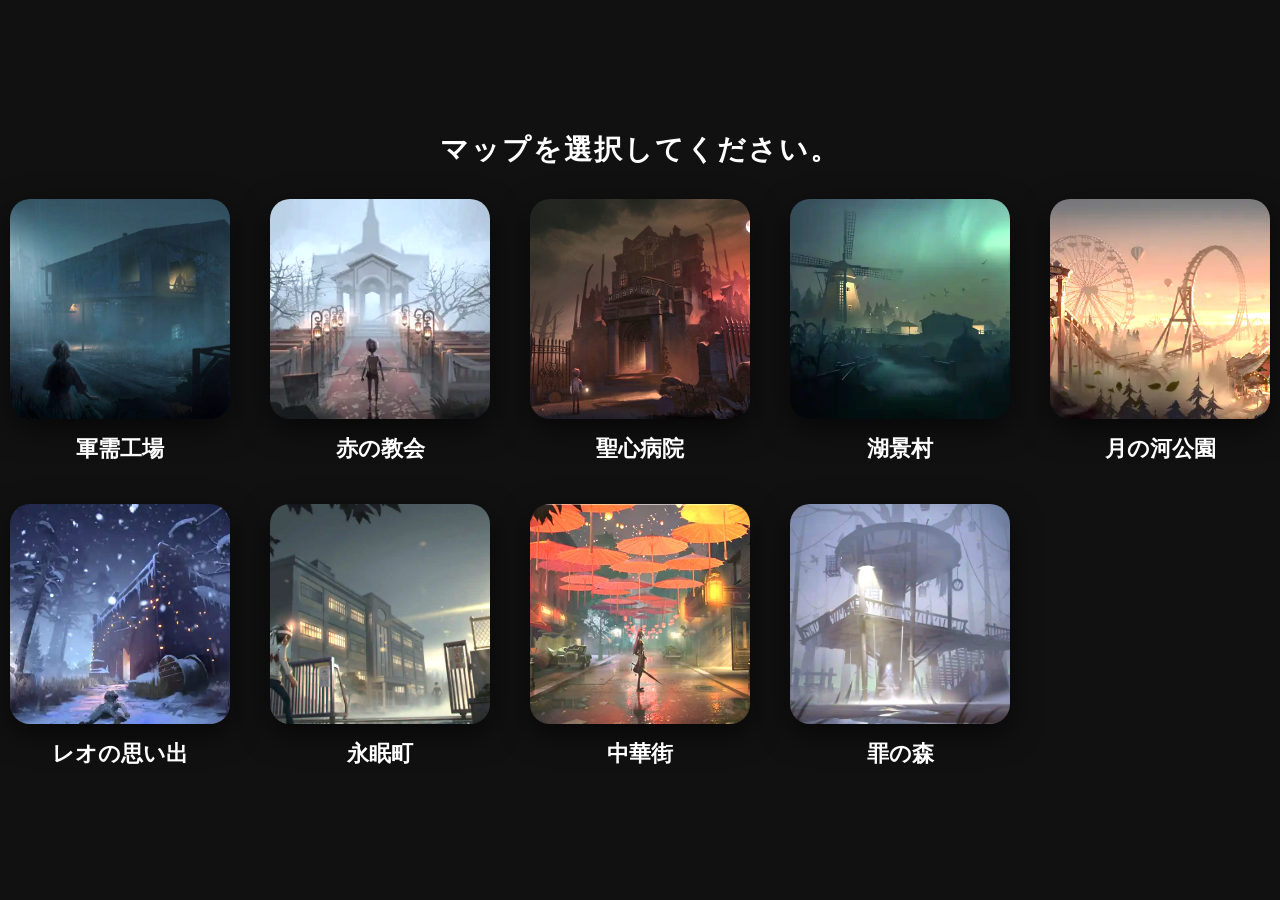
<file: index.html>
<!DOCTYPE html>
<html lang="ja">
<head>
  <meta charset="UTF-8">
  <title>第五人格暗号機配置</title>
  <link rel="stylesheet" href="../style.css">

  <!-- OGP（Twitterカード用） -->
  <meta property="og:title" content="第五人格暗号機配置">
  <meta property="og:description" content="暗号機配置を確認できるサイト">
  <meta property="og:image" content="https://toyuyayo.github.io/mapimage/ArmsFactory.png">
  <meta property="og:url" content="https://toyuyayo.github.io">
  <meta name="twitter:card" content="summary_large_image">

</head>

<body class="homePage">

<h1 class="pageTitle">マップを選択してください。</h1>

<div class="container">

  <a href="ArmsFactory/index.html" class="mapItem">
      <img src="mapimage/ArmsFactory.png" alt="">
      <div class="mapTitle">軍需工場</div>
  </a>

  <a href="TheRedChurch/index.html" class="mapItem">
      <img src="mapimage/TheRedChurch.png" alt="">
      <div class="mapTitle">赤の教会</div>
  </a>

  <a href="SacredHeartHospital/index.html" class="mapItem">
      <img src="mapimage/SacredHeartHospital.png" alt="">
      <div class="mapTitle">聖心病院</div>
  </a>

  <a href="LakesideVillage/index.html" class="mapItem">
      <img src="mapimage/LakesideVillage.png" alt="">
      <div class="mapTitle">湖景村</div>
  </a>

  <a href="MoonlitRiverPark/index.html" class="mapItem">
      <img src="mapimage/MoonlitRiverPark.png" alt="">
      <div class="mapTitle">月の河公園</div>
  </a>

  <a href="LeosMemory/index.html" class="mapItem">
      <img src="mapimage/LeosMemory.png" alt="">
      <div class="mapTitle">レオの思い出</div>
  </a>

  <a href="EversleepingTown/index.html" class="mapItem">
      <img src="mapimage/EversleepingTown.png" alt="">
      <div class="mapTitle">永眠町</div>
  </a>

  <a href="ChinaTown/index.html" class="mapItem">
      <img src="mapimage/ChinaTown.png" alt="">
      <div class="mapTitle">中華街</div>
  </a>

  <a href="DarkWoods/index.html" class="mapItem">
      <img src="mapimage/DarkWoods.png" alt="">
      <div class="mapTitle">罪の森</div>
  </a>

<div></div>

</div>

</body>
</html>
</file>
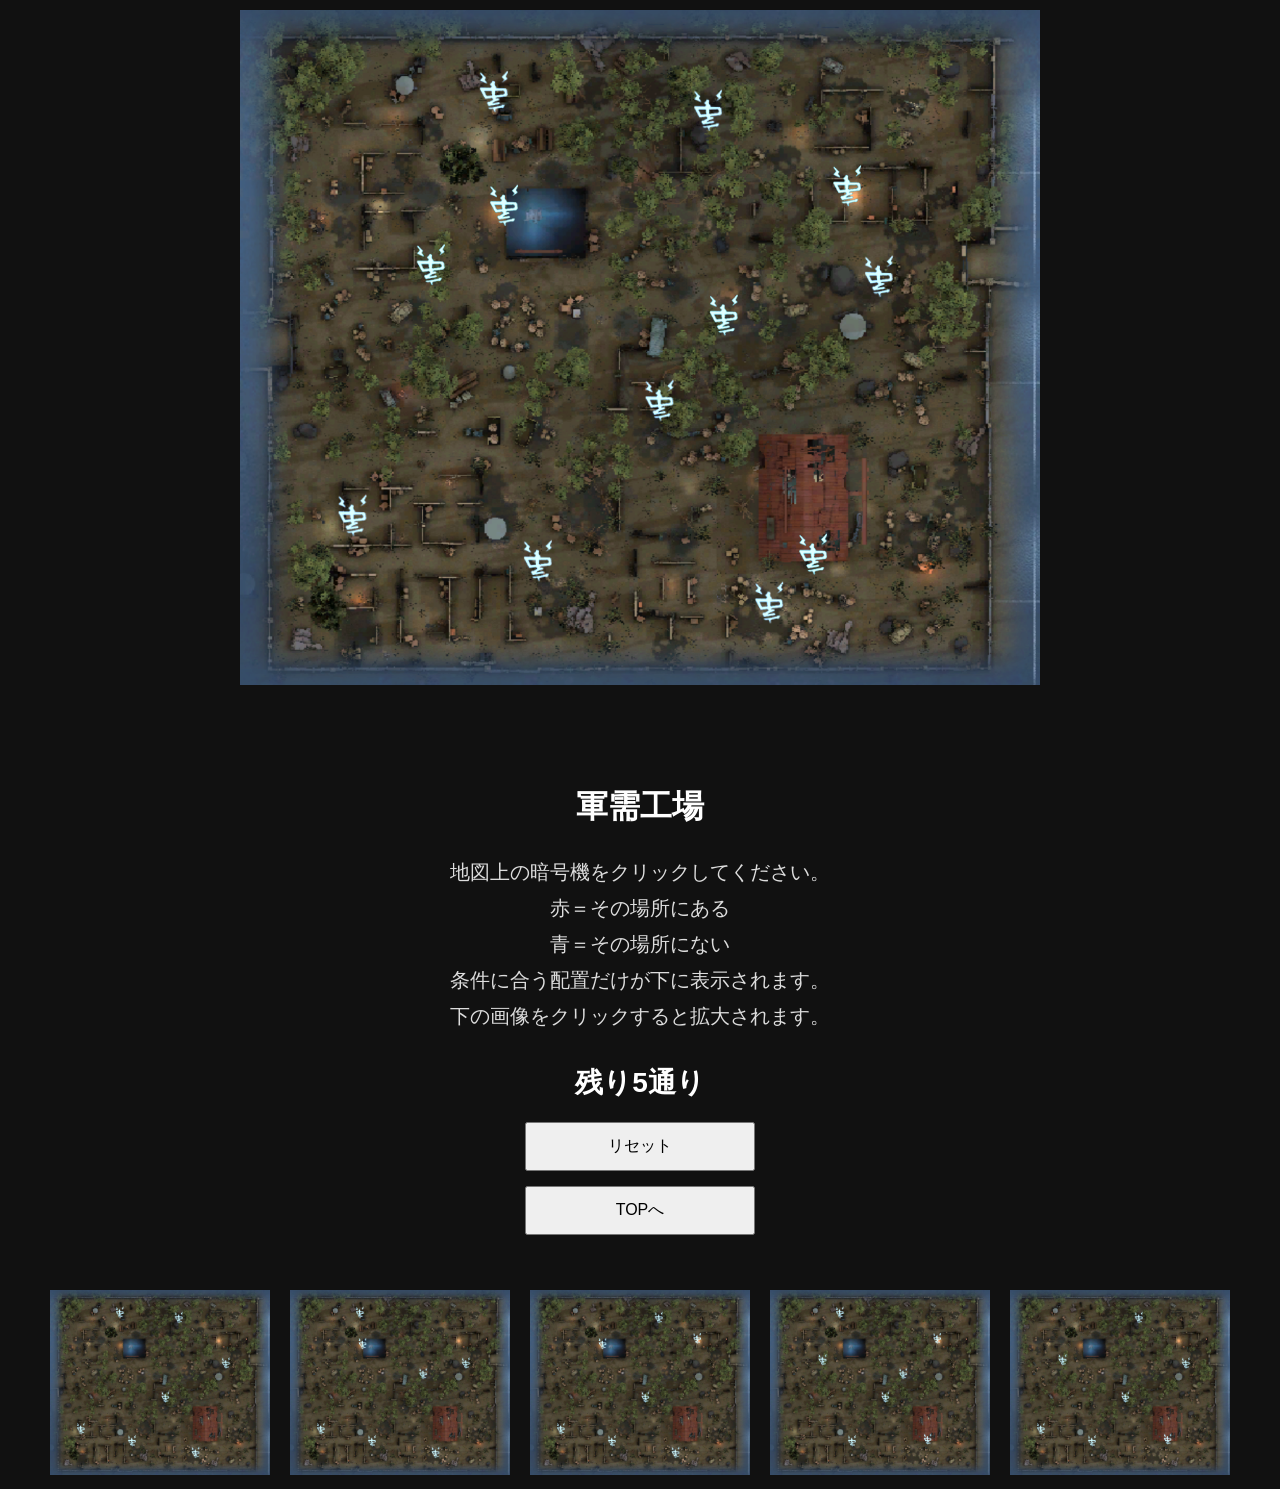
<file: ArmsFactory/index.html>
<!DOCTYPE html>
<html lang="ja">
<head>
<meta charset="UTF-8">
<title>第五人格解読機配置</title>
<link rel="stylesheet" href="../style.css">
</head>

<body>

<div id="mainWrapper">

<div id="map">
    <img src="ArmsFactory.png">

    <div class="antenna" style="top:88px; left:252.79999542236328px" data-id="A"></div>
    <div class="antenna" style="top:203px; left:264.7999954223633px" data-id="B"></div>
    <div class="antenna" style="top:260px; left:190.79999542236328px" data-id="C"></div>
    <div class="antenna" style="top:107px; left:467.7999954223633px" data-id="D"></div>
    <div class="antenna" style="top:182px; left:606.7999954223633px" data-id="E"></div>
    <div class="antenna" style="top:271px; left:637.7999954223633px" data-id="F"></div>
    <div class="antenna" style="top:311px; left:483.7999954223633px" data-id="G"></div>
    <div class="antenna" style="top:396px; left:418.7999954223633px" data-id="H"></div>
    <div class="antenna" style="top:511px; left:111.79999542236328px" data-id="I"></div>
    <div class="antenna" style="top:558px; left:296.7999954223633px" data-id="J"></div>
    <div class="antenna" style="top:550px; left:572.7999954223633px" data-id="K"></div>
    <div class="antenna" style="top:599px; left:529.7999954223633px" data-id="L"></div>
</div>

<div id="sidePanel">

<h1>軍需工場</h1>

 <div id="description">
        地図上の暗号機をクリックしてください。<br>
        赤＝その場所にある<br>
        青＝その場所にない<br>
        条件に合う配置だけが下に表示されます。<br>
	下の画像をクリックすると拡大されます。
    </div>

        <h2 id="count">残り5通り</h2>
        <button id="resetBtn">リセット</button>
        <button onclick="location.href='../index.html'">TOPへ</button>
    </div>
</div>

<div id="result"></div>

<div id="choiceMenu">
<button id="chooseYes">あり</button>
<button id="chooseNo">なし</button>
</div>

<!-- 画像拡大用モーダル -->
<div id="modal">
    <span id="closeBtn">×</span>
    <img id="modalImg">
</div>

<script>

const patterns = [
 { name:"1.png", antennas:["A","D","F","H","I","J","L"] },
 { name:"2.png", antennas:["A","B","F","G","I","J","L"] },
 { name:"3.png", antennas:["B","D","E","H","I","J","L"] },
 { name:"4.png", antennas:["A","C","E","G","H","J","K"] },
 { name:"5.png", antennas:["C","D","F","H","I","J","K"] }
];

</script>

<script src="../script.js"></script>

</body>
</html>
</file>
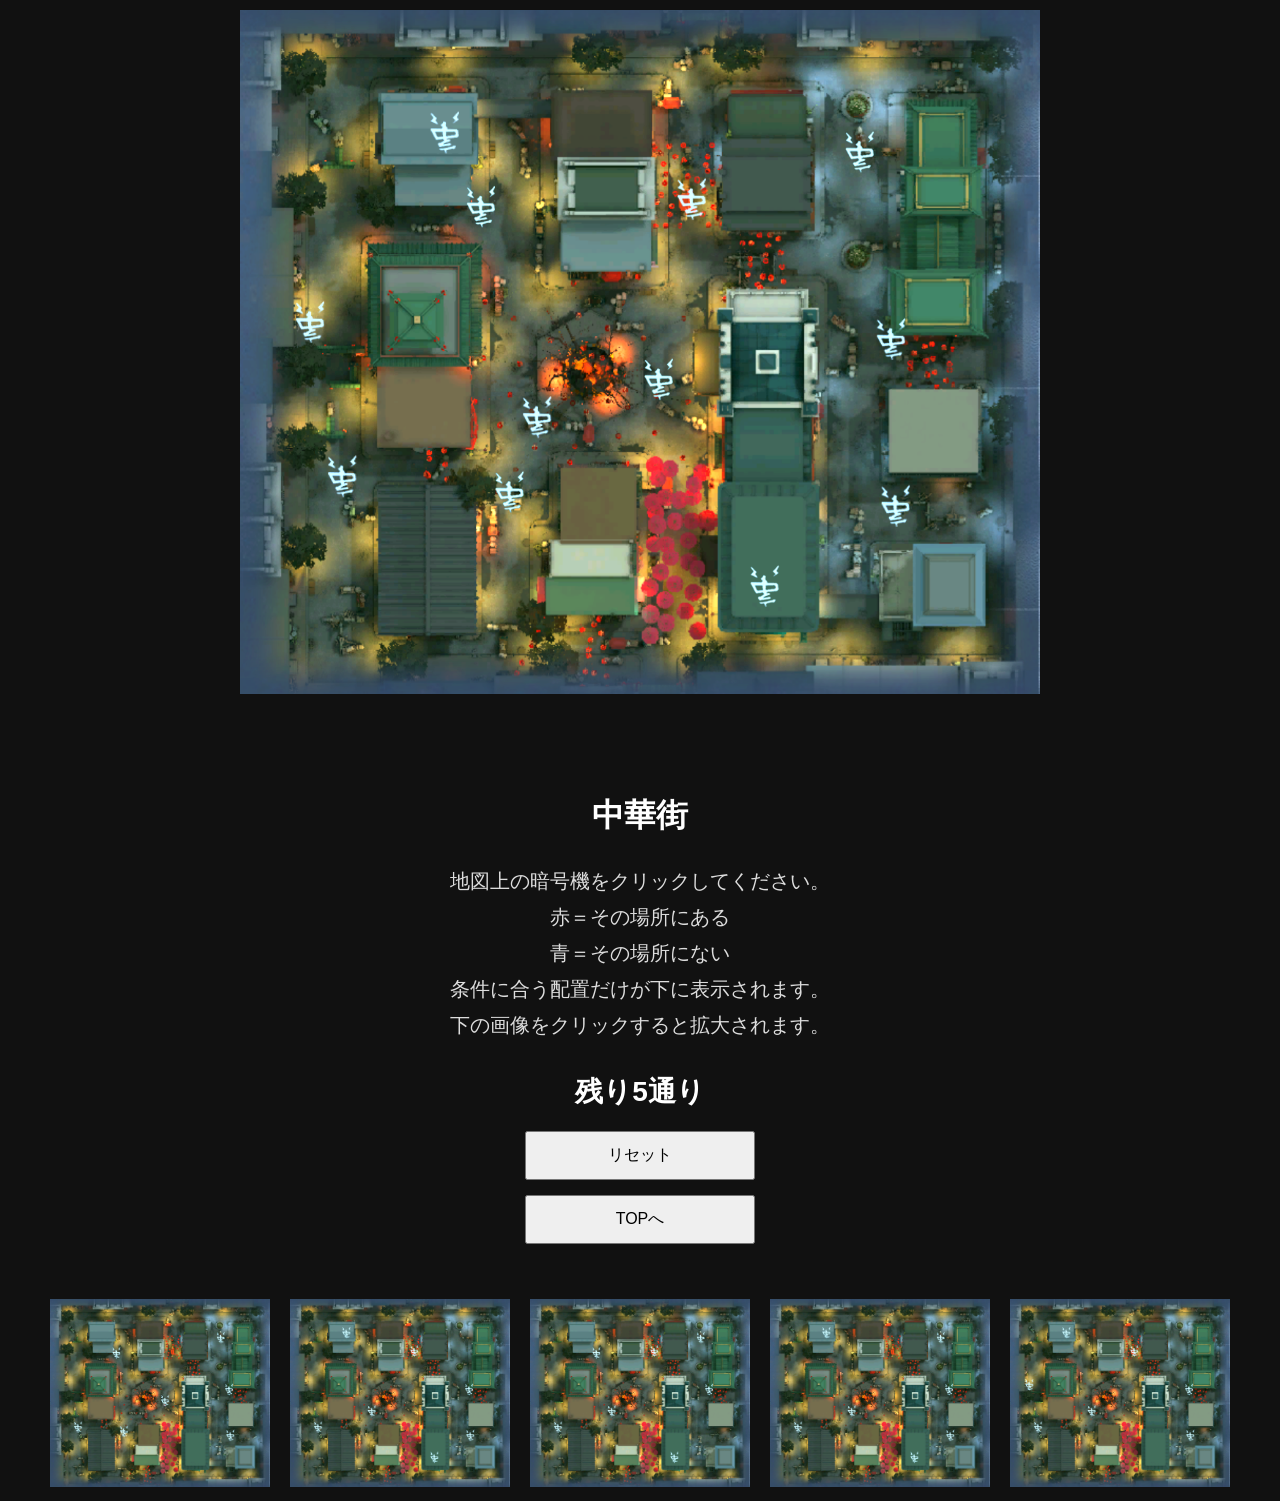
<file: ChinaTown/index.html>
<!DOCTYPE html>
<html lang="ja">
<head>
<meta charset="UTF-8">
<title>第五人格解読機配置</title>
<link rel="stylesheet" href="../style.css">
</head>

<body>

<div id="mainWrapper">

<div id="map">
    <img src="ChinaTown.png">

    <div class="antenna" style="top:146.63999938964844px; left:619.1999816894531px" data-id="A"></div>
    <div class="antenna" style="top:333.6399841308594px; left:651.3199768066406px" data-id="B"></div>
    <div class="antenna" style="top:500.6399841308594px; left:655.3199768066406px" data-id="C"></div>
    <div class="antenna" style="top:581.6400146484375px; left:524.1999816894531px" data-id="D"></div>
    <div class="antenna" style="top:193.63999938964844px; left:451.1600036621094px" data-id="E"></div>
    <div class="antenna" style="top:374.6399841308594px; left:418.1600036621094px" data-id="F"></div>
    <div class="antenna" style="top:412.36000061035156px; left:296.7200012207031px" data-id="G"></div>
    <div class="antenna" style="top:486.8000183105469px; left:268.933349609375px" data-id="H"></div>
    <div class="antenna" style="top:128px; left:204.40000915527344px" data-id="I"></div>
    <div class="antenna" style="top:201px; left:240.72000122070312px" data-id="J"></div>
    <div class="antenna" style="top:317.3199996948242px; left:69.4399995803833px" data-id="K"></div>
    <div class="antenna" style="top:472.20001220703125px; left:101.86666870117188px" data-id="L"></div>
</div>

<div id="sidePanel">

<h1>中華街</h1>

 <div id="description">
        地図上の暗号機をクリックしてください。<br>
        赤＝その場所にある<br>
        青＝その場所にない<br>
        条件に合う配置だけが下に表示されます。<br>
	下の画像をクリックすると拡大されます。
    </div>

        <h2 id="count">残り5通り</h2>
        <button id="resetBtn">リセット</button>
        <button onclick="location.href='../index.html'">TOPへ</button>
    </div>
</div>

<div id="result"></div>

<div id="choiceMenu">
<button id="chooseYes">あり</button>
<button id="chooseNo">なし</button>
</div>

<!-- 画像拡大用モーダル -->
<div id="modal">
    <span id="closeBtn">×</span>
    <img id="modalImg">
</div>

<script>

const patterns = [
 { name:"1.png", antennas:["A","B","C","F","H","J","L"] },
 { name:"2.png", antennas:["B","C","D","E","G","I","L"] },
 { name:"3.png", antennas:["A","B","D","E","G","J","L"] },
 { name:"4.png", antennas:["A","B","C","D","G","I","L"] },
 { name:"5.png", antennas:["B","C","E","G","I","K","L"] }
];

</script>

<script src="../script.js"></script>

</body>
</html>
</file>
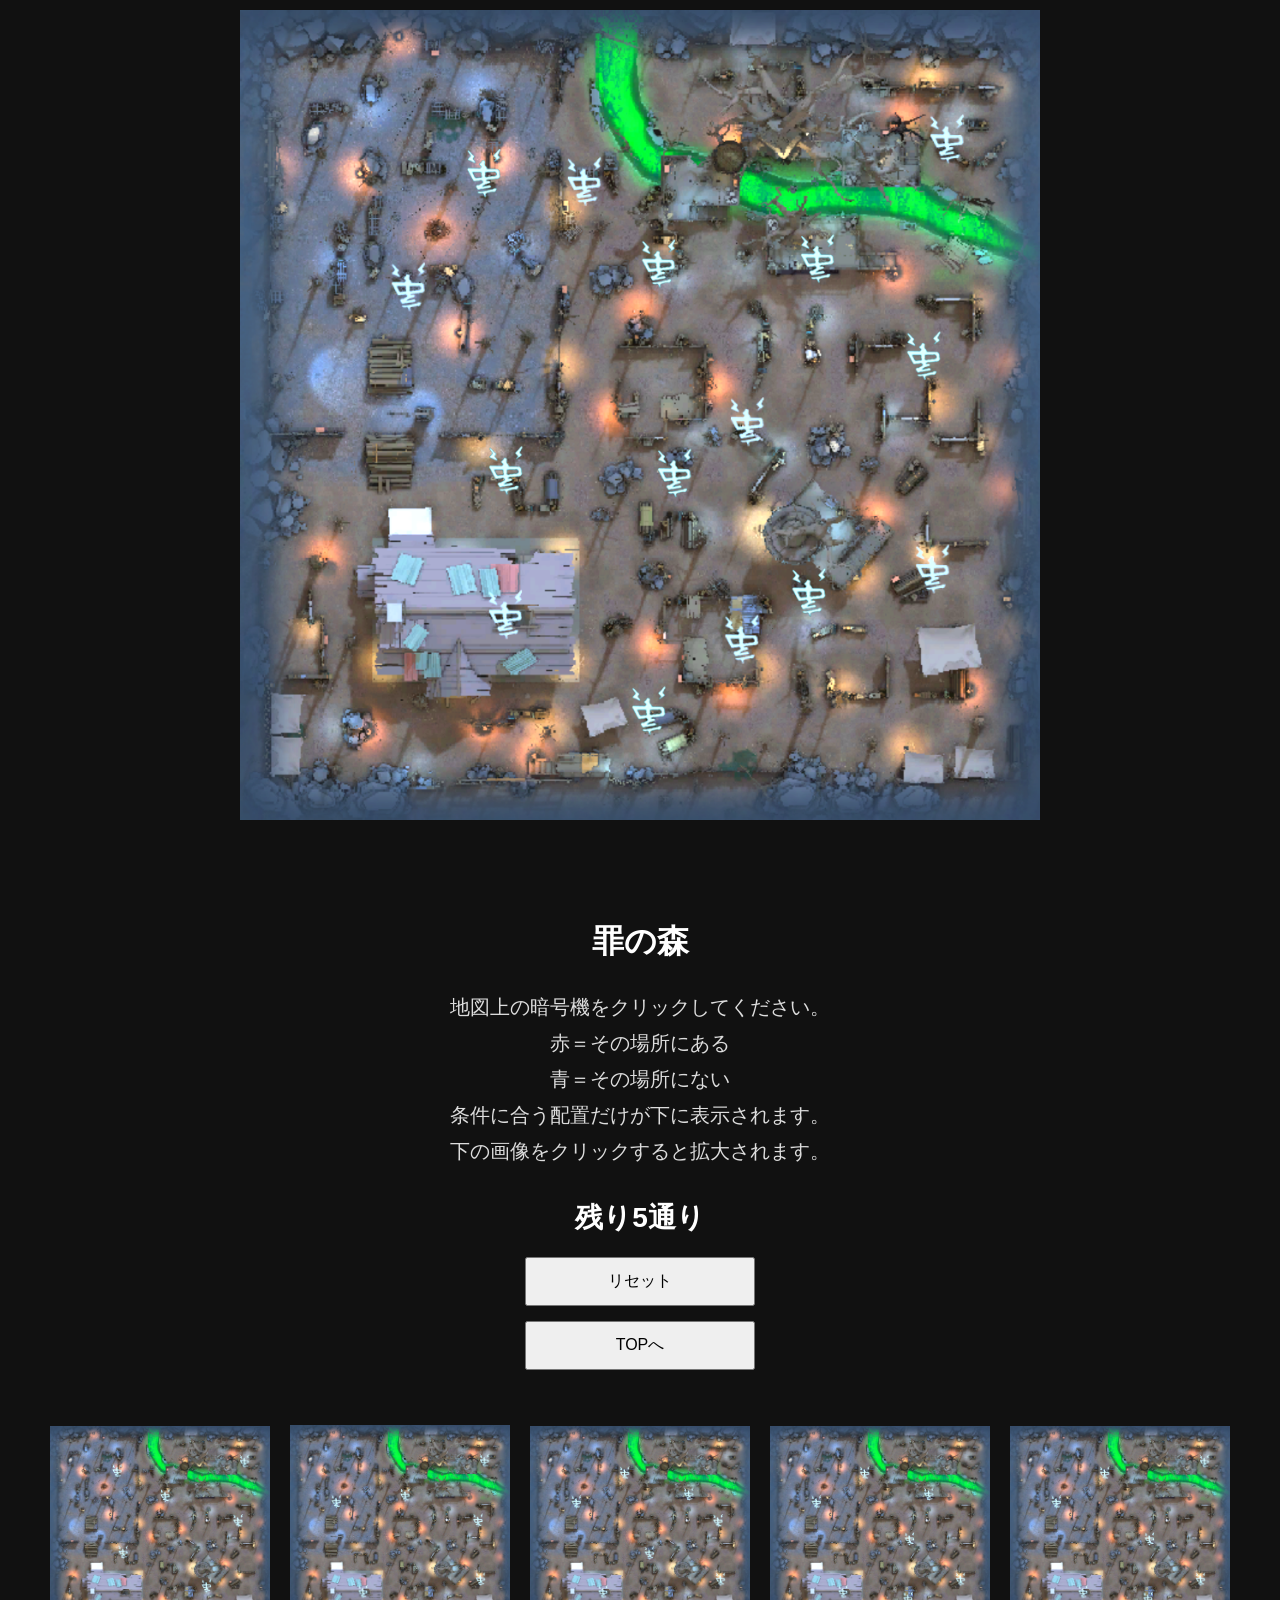
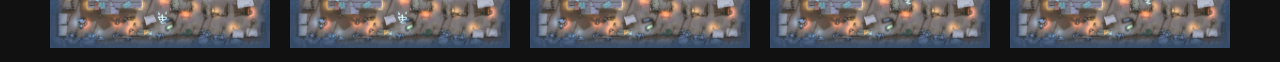
<file: DarkWoods/index.html>
<!DOCTYPE html>
<html lang="ja">
<head>
<meta charset="UTF-8">
<title>第五人格解読機配置</title>
<link rel="stylesheet" href="../style.css">
</head>

<body>

<div id="mainWrapper">

<div id="map">
    <img src="DarkWoods.png">

    <div class="antenna" style="top:135px; left:706.7272720336914px" data-id="A"></div>
    <div class="antenna" style="top:169px; left:243.7272720336914px" data-id="B"></div>
    <div class="antenna" style="top:178px; left:343.7272720336914px" data-id="C"></div>
    <div class="antenna" style="top:255px; left:576.7272720336914px" data-id="D"></div>
    <div class="antenna" style="top:260px; left:417.7272720336914px" data-id="E"></div>
    <div class="antenna" style="top:284px; left:167.7272720336914px" data-id="F"></div>
    <div class="antenna" style="top:352px; left:682.7272720336914px" data-id="G"></div>
    <div class="antenna" style="top:419px; left:506.7272720336914px" data-id="H"></div>
    <div class="antenna" style="top:467px; left:264.7272720336914px" data-id="I"></div>
    <div class="antenna" style="top:470px; left:433.7272720336914px" data-id="J"></div>
    <div class="antenna" style="top:565.9090957641602px; left:691.7272720336914px" data-id="K"></div>
    <div class="antenna" style="top:587.9090957641602px; left:568.7272720336914px" data-id="L"></div>
    <div class="antenna" style="top:611.9090957641602px; left:264.7272720336914px" data-id="M"></div>
    <div class="antenna" style="top:635.9090957641602px; left:501.7272720336914px" data-id="N"></div>
    <div class="antenna" style="top:707.9090957641602px; left:408.7272720336914px" data-id="O"></div>
</div>

<div id="sidePanel">

<h1>罪の森</h1>

 <div id="description">
        地図上の暗号機をクリックしてください。<br>
        赤＝その場所にある<br>
        青＝その場所にない<br>
        条件に合う配置だけが下に表示されます。<br>
	下の画像をクリックすると拡大されます。
    </div>

        <h2 id="count">残り5通り</h2>
        <button id="resetBtn">リセット</button>
        <button onclick="location.href='../index.html'">TOPへ</button>
    </div>
</div>

<div id="result"></div>

<div id="choiceMenu">
<button id="chooseYes">あり</button>
<button id="chooseNo">なし</button>
</div>

<!-- 画像拡大用モーダル -->
<div id="modal">
    <span id="closeBtn">×</span>
    <img id="modalImg">
</div>

<script>

const patterns = [
 { name:"1.png", antennas:["A","B","E","G","I","L","O"] },
 { name:"2.png", antennas:["A","E","F","G","K","M","O"] },
 { name:"3.png", antennas:["C","D","F","G","J","K","M"] },
 { name:"4.png", antennas:["C","D","F","H","K","M","N"] },
 { name:"5.png", antennas:["A","C","F","H","K","M","N"] }
];

</script>

<script src="../script.js"></script>

</body>
</html>
</file>
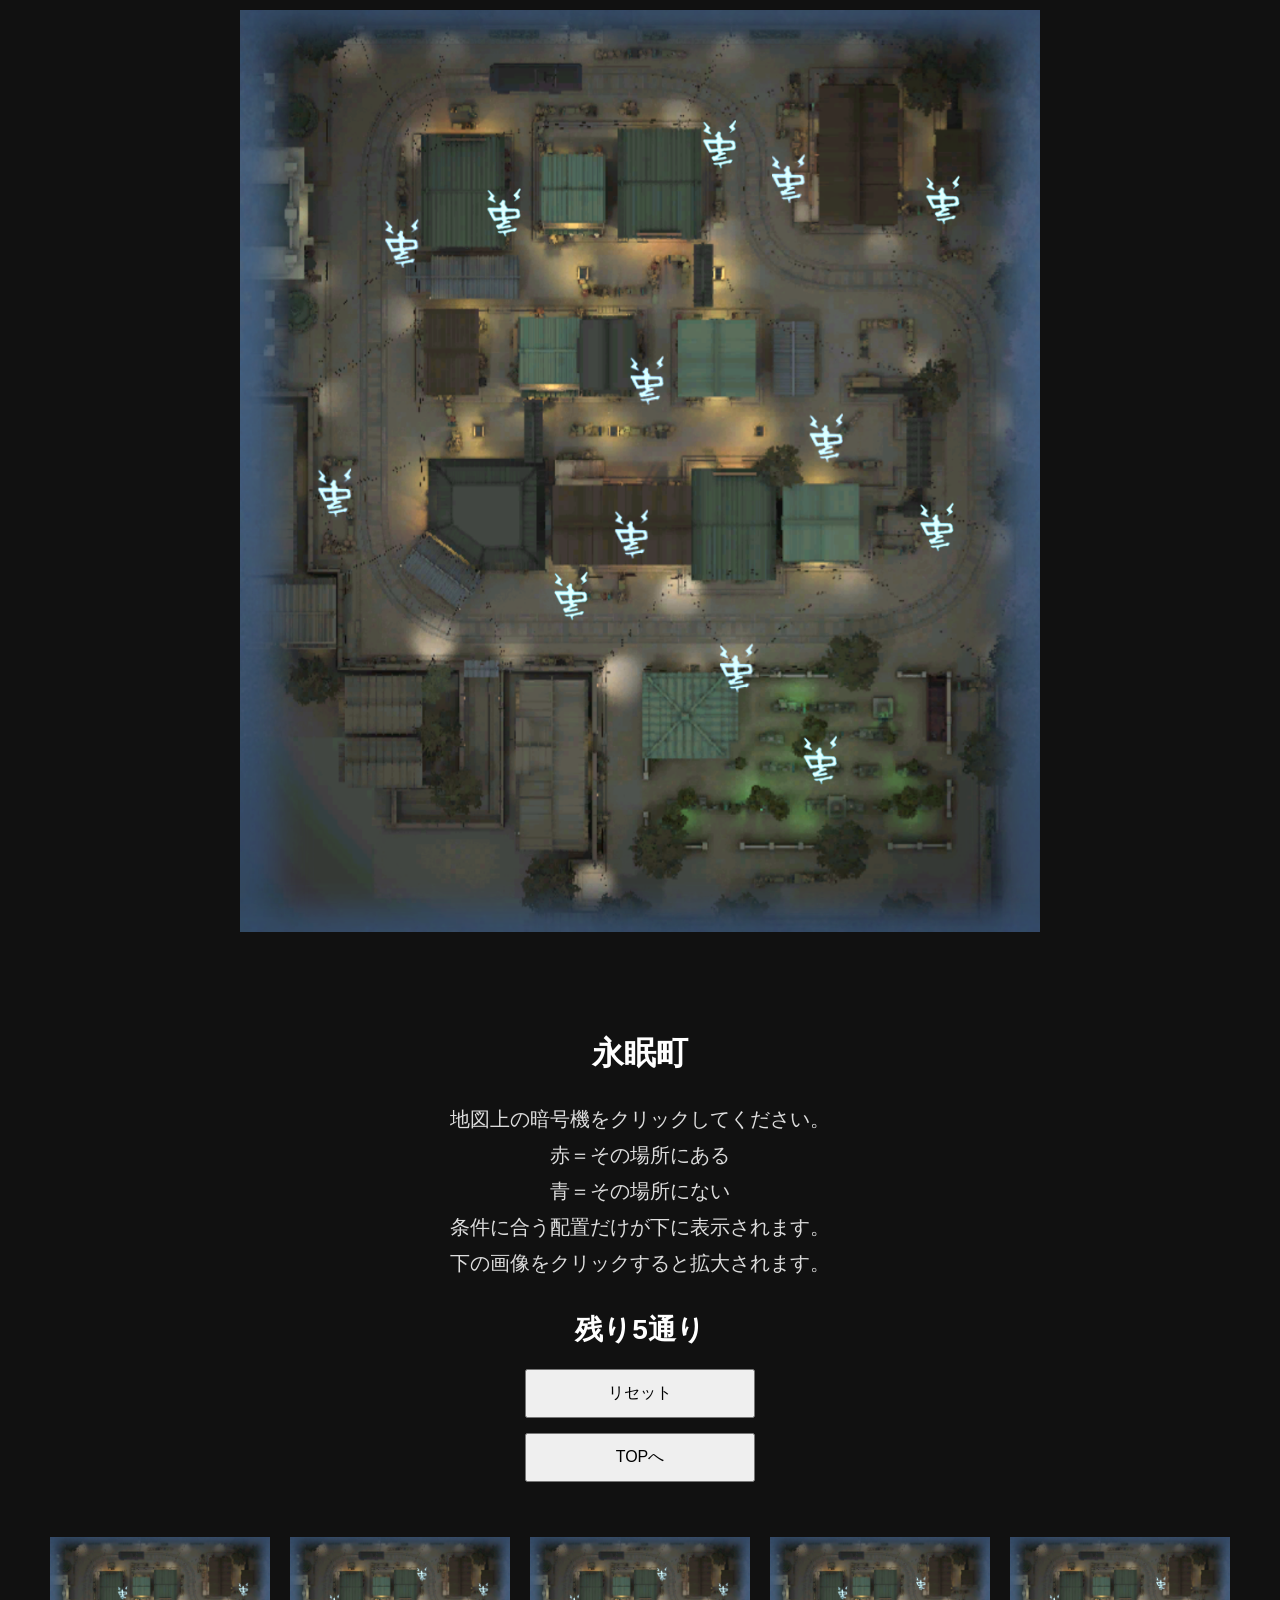
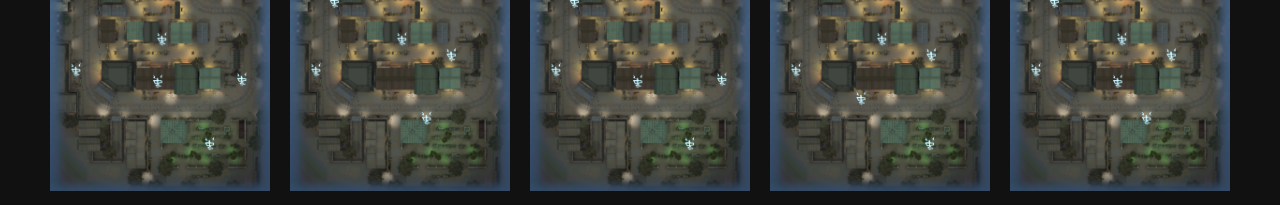
<file: EversleepingTown/index.html>
<!DOCTYPE html>
<html lang="ja">
<head>
<meta charset="UTF-8">
<title>第五人格解読機配置</title>
<link rel="stylesheet" href="../style.css">
</head>

<body>

<div id="mainWrapper">

<div id="map">
    <img src="EverSleepingTown.png">

    <div class="antenna" style="top:210px; left:262.7999954223633px" data-id="A"></div>
    <div class="antenna" style="top:241px; left:160.79999542236328px" data-id="B"></div>
    <div class="antenna" style="top:491px; left:94.79999542236328px" data-id="C"></div>
    <div class="antenna" style="top:378px; left:406.7999954223633px" data-id="D"></div>
    <div class="antenna" style="top:532px; left:391.7999954223633px" data-id="E"></div>
    <div class="antenna" style="top:594px; left:330.7999954223633px" data-id="F"></div>
    <div class="antenna" style="top:175px; left:547.7999954223633px" data-id="G"></div>
    <div class="antenna" style="top:197px; left:701.7999954223633px" data-id="H"></div>
    <div class="antenna" style="top:435px; left:584.7999954223633px" data-id="I"></div>
    <div class="antenna" style="top:524px; left:695.7999954223633px" data-id="J"></div>
    <div class="antenna" style="top:665px; left:495.7999954223633px" data-id="K"></div>
    <div class="antenna" style="top:757px; left:578.7999954223633px" data-id="L"></div>
    <div class="antenna" style="top:142px; left:478.7999954223633px" data-id="M"></div>

</div>

<div id="sidePanel">

<h1>永眠町</h1>

 <div id="description">
        地図上の暗号機をクリックしてください。<br>
        赤＝その場所にある<br>
        青＝その場所にない<br>
        条件に合う配置だけが下に表示されます。<br>
	下の画像をクリックすると拡大されます。
    </div>

        <h2 id="count">残り5通り</h2>
        <button id="resetBtn">リセット</button>
        <button onclick="location.href='../index.html'">TOPへ</button>
    </div>
</div>

<div id="result"></div>

<div id="choiceMenu">
<button id="chooseYes">あり</button>
<button id="chooseNo">なし</button>
</div>

<!-- 画像拡大用モーダル -->
<div id="modal">
    <span id="closeBtn">×</span>
    <img id="modalImg">
</div>

<script>

const patterns = [
 { name:"1.png", antennas:["A","C","D","E","H","J","L"] },
 { name:"2.png", antennas:["B","C","D","M","H","I","K"] },
 { name:"3.png", antennas:["B","C","E","M","H","J","L"] },
 { name:"4.png", antennas:["A","C","D","F","G","I","L"] },
 { name:"5.png", antennas:["B","C","D","E","G","I","K"] }
];

</script>

<script src="../script.js"></script>

</body>
</html>
</file>
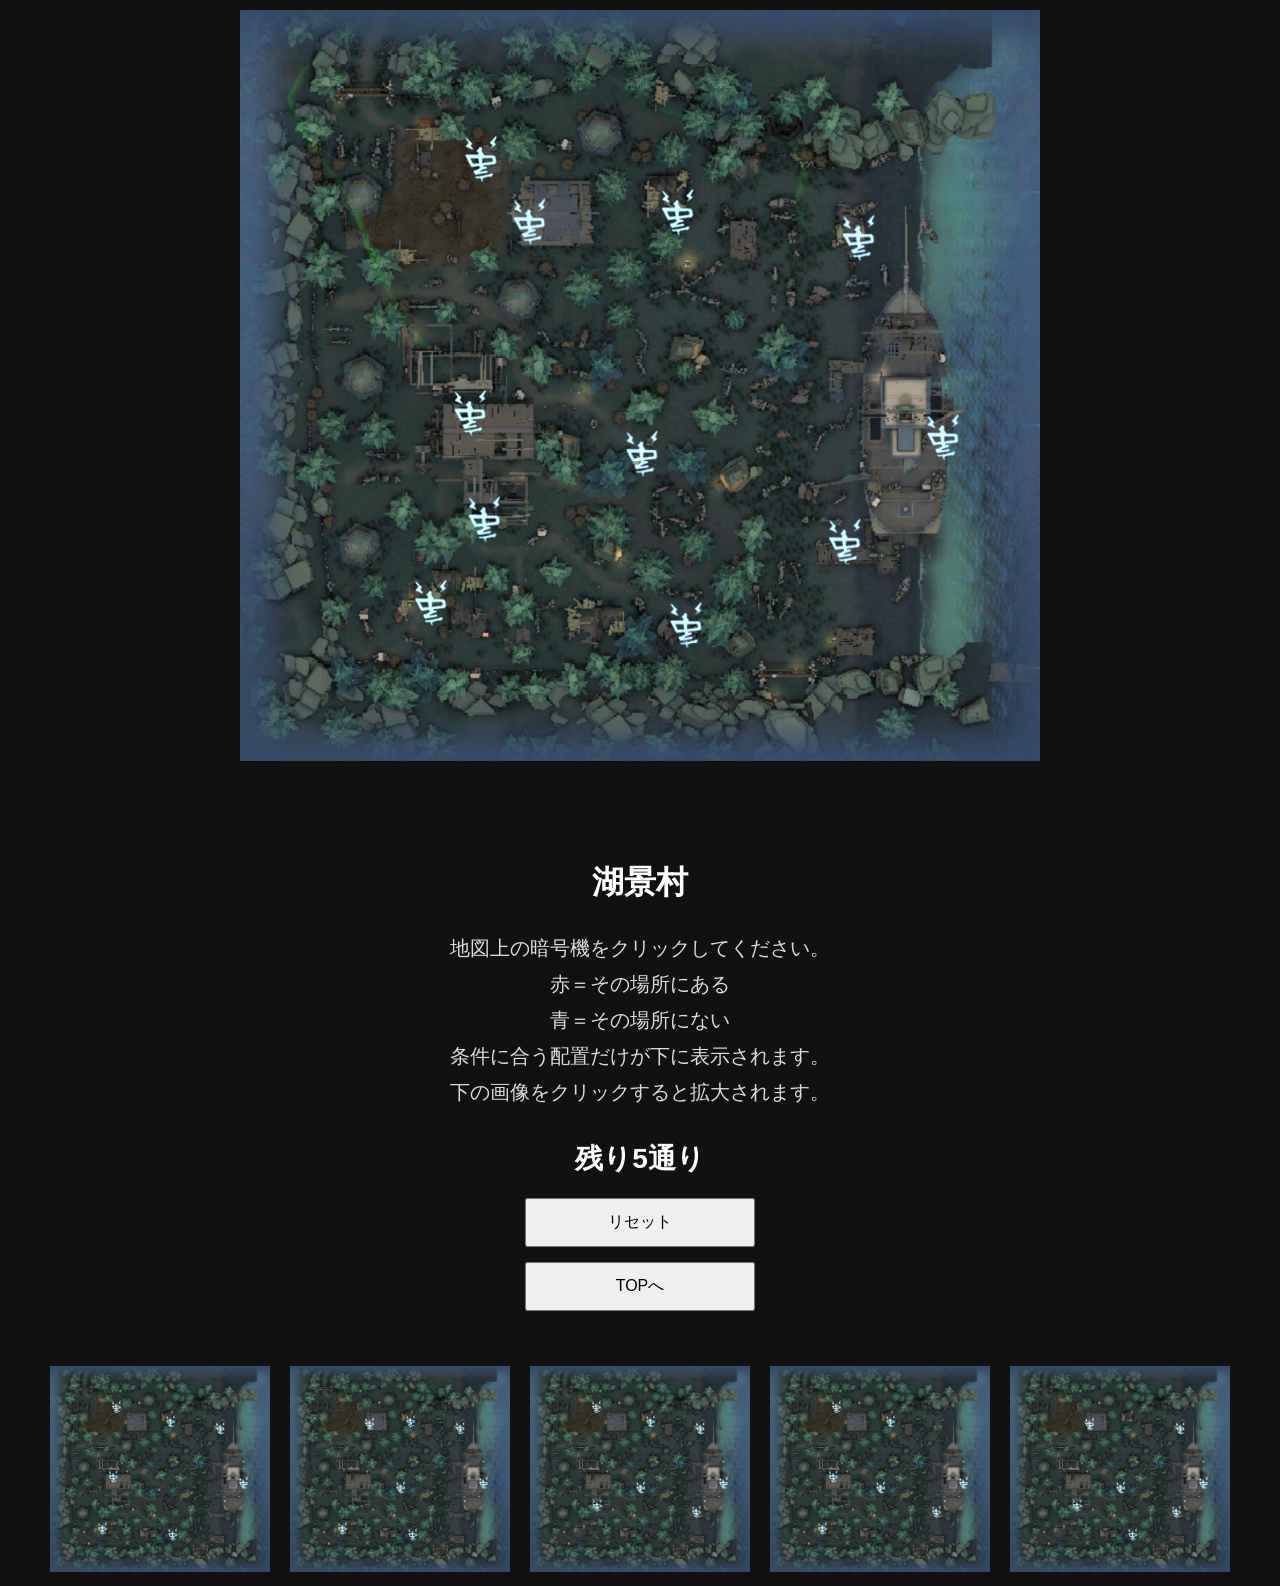
<file: LakesideVillage/index.html>
<!DOCTYPE html>
<html lang="ja">
<head>
<meta charset="UTF-8">
<title>第五人格解読機配置</title>
<link rel="stylesheet" href="../style.css">
</head>

<body>

<div id="mainWrapper">

<div id="map">
    <img src="LakeSideVillage.png">

    <div class="antenna" style="top:155px; left:240.79999542236328px" data-id="A"></div>
    <div class="antenna" style="top:218px; left:288.7999954223633px" data-id="B"></div>
    <div class="antenna" style="top:209px; left:436.7999954223633px" data-id="C"></div>
    <div class="antenna" style="top:235px; left:617.7999954223633px" data-id="D"></div>
    <div class="antenna" style="top:433px; left:703.7999954223633px" data-id="E"></div>
    <div class="antenna" style="top:539px; left:604.7999954223633px" data-id="F"></div>
    <div class="antenna" style="top:621px; left:444.7999954223633px" data-id="G"></div>
    <div class="antenna" style="top:450px; left:401.7999954223633px" data-id="H"></div>
    <div class="antenna" style="top:410px; left:229.79999542236328px" data-id="I"></div>
    <div class="antenna" style="top:515px; left:244.79999542236328px" data-id="J"></div>
    <div class="antenna" style="top:599px; left:190.79999542236328px" data-id="K"></div>
</div>

<div id="sidePanel">

<h1>湖景村</h1>

 <div id="description">
        地図上の暗号機をクリックしてください。<br>
        赤＝その場所にある<br>
        青＝その場所にない<br>
        条件に合う配置だけが下に表示されます。<br>
	下の画像をクリックすると拡大されます。
    </div>

        <h2 id="count">残り5通り</h2>
        <button id="resetBtn">リセット</button>
        <button onclick="location.href='../index.html'">TOPへ</button>
    </div>
</div>

<div id="result"></div>

<div id="choiceMenu">
<button id="chooseYes">あり</button>
<button id="chooseNo">なし</button>
</div>

<!-- 画像拡大用モーダル -->
<div id="modal">
    <span id="closeBtn">×</span>
    <img id="modalImg">
</div>

<script>

const patterns = [
 { name:"1.png", antennas:["A","C","D","E","G","I","K"] },
 { name:"2.png", antennas:["B","C","D","E","G","H","K"] },
 { name:"3.png", antennas:["A","C","D","E","F","H","J"] },
 { name:"4.png", antennas:["A","C","E","F","H","I","K"] },
 { name:"5.png", antennas:["B","D","E","F","G","H","J"] }
];

</script>

<script src="../script.js"></script>

</body>
</html>
</file>
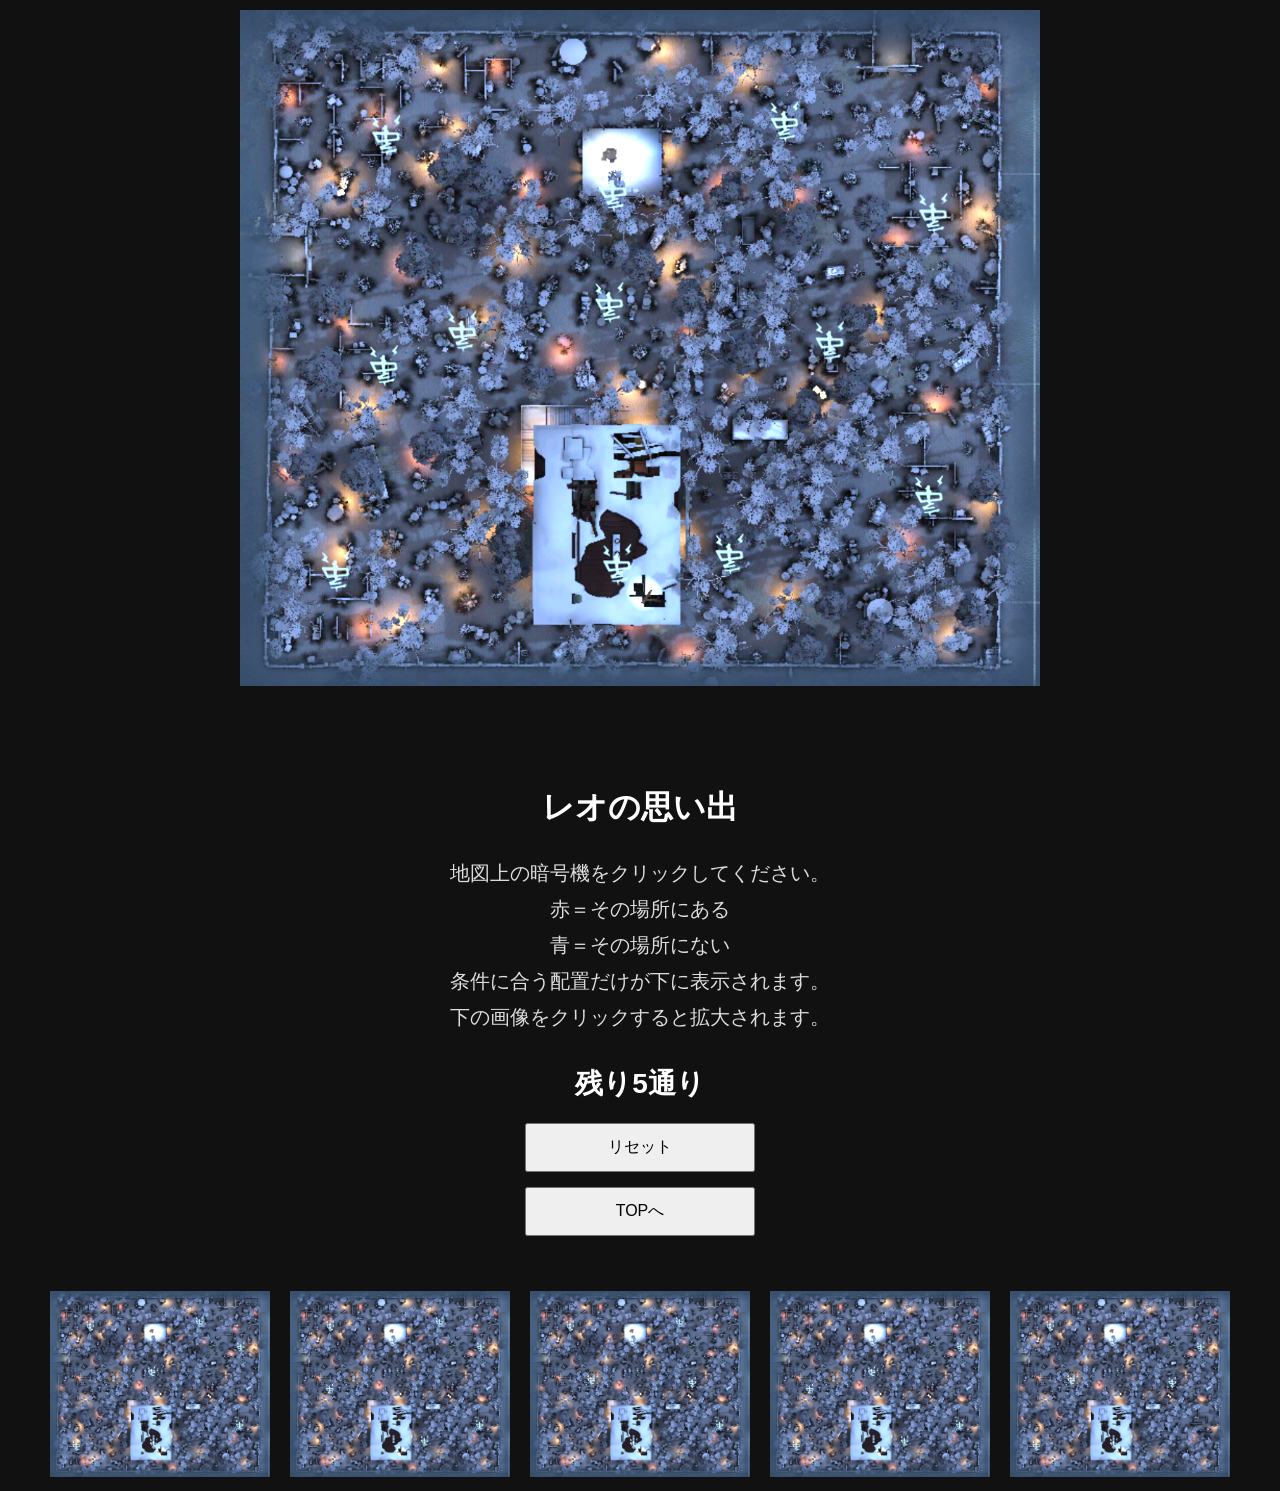
<file: LeosMemory/index.html>
<!DOCTYPE html>
<html lang="ja">
<head>
<meta charset="UTF-8">
<title>第五人格解読機配置</title>
<link rel="stylesheet" href="../style.css">
</head>

<body>

<div id="mainWrapper">

<div id="map">
    <img src="LeosMemory.png">

    <div class="antenna" style="top:118px; left:543.7999954223633px" data-id="A"></div>
    <div class="antenna" style="top:208px; left:692.7999954223633px" data-id="B"></div>
    <div class="antenna" style="top:337px; left:589.7999954223633px" data-id="C"></div>
    <div class="antenna" style="top:492px; left:688.7999954223633px" data-id="D"></div>
    <div class="antenna" style="top:551px; left:488.7999954223633px" data-id="E"></div>
    <div class="antenna" style="top:560px; left:376.7999954223633px" data-id="F"></div>
    <div class="antenna" style="top:567px; left:94.79999542236328px" data-id="G"></div>
    <div class="antenna" style="top:361px; left:143.79999542236328px" data-id="H"></div>
    <div class="antenna" style="top:327px; left:221.79999542236328px" data-id="I"></div>
    <div class="antenna" style="top:131px; left:144.79999542236328px" data-id="J"></div>
    <div class="antenna" style="top:187px; left:372.7999954223633px" data-id="K"></div>
    <div class="antenna" style="top:298px; left:368.7999954223633px" data-id="L"></div>

</div>

<div id="sidePanel">

<h1>レオの思い出</h1>

 <div id="description">
        地図上の暗号機をクリックしてください。<br>
        赤＝その場所にある<br>
        青＝その場所にない<br>
        条件に合う配置だけが下に表示されます。<br>
	下の画像をクリックすると拡大されます。
    </div>

        <h2 id="count">残り5通り</h2>
        <button id="resetBtn">リセット</button>
        <button onclick="location.href='../index.html'">TOPへ</button>
    </div>
</div>

<div id="result"></div>

<div id="choiceMenu">
<button id="chooseYes">あり</button>
<button id="chooseNo">なし</button>
</div>

<!-- 画像拡大用モーダル -->
<div id="modal">
    <span id="closeBtn">×</span>
    <img id="modalImg">
</div>

<script>

const patterns = [
 { name:"1.png", antennas:["A","B","D","F","G","J","L"] },
 { name:"2.png", antennas:["A","B","D","E","H","J","K"] },
 { name:"3.png", antennas:["A","C","D","F","I","J","K"] },
 { name:"4.png", antennas:["B","D","E","G","H","K","L"] },
 { name:"5.png", antennas:["B","C","F","G","I","J","K"] }
];

</script>

<script src="../script.js"></script>

</body>
</html>
</file>
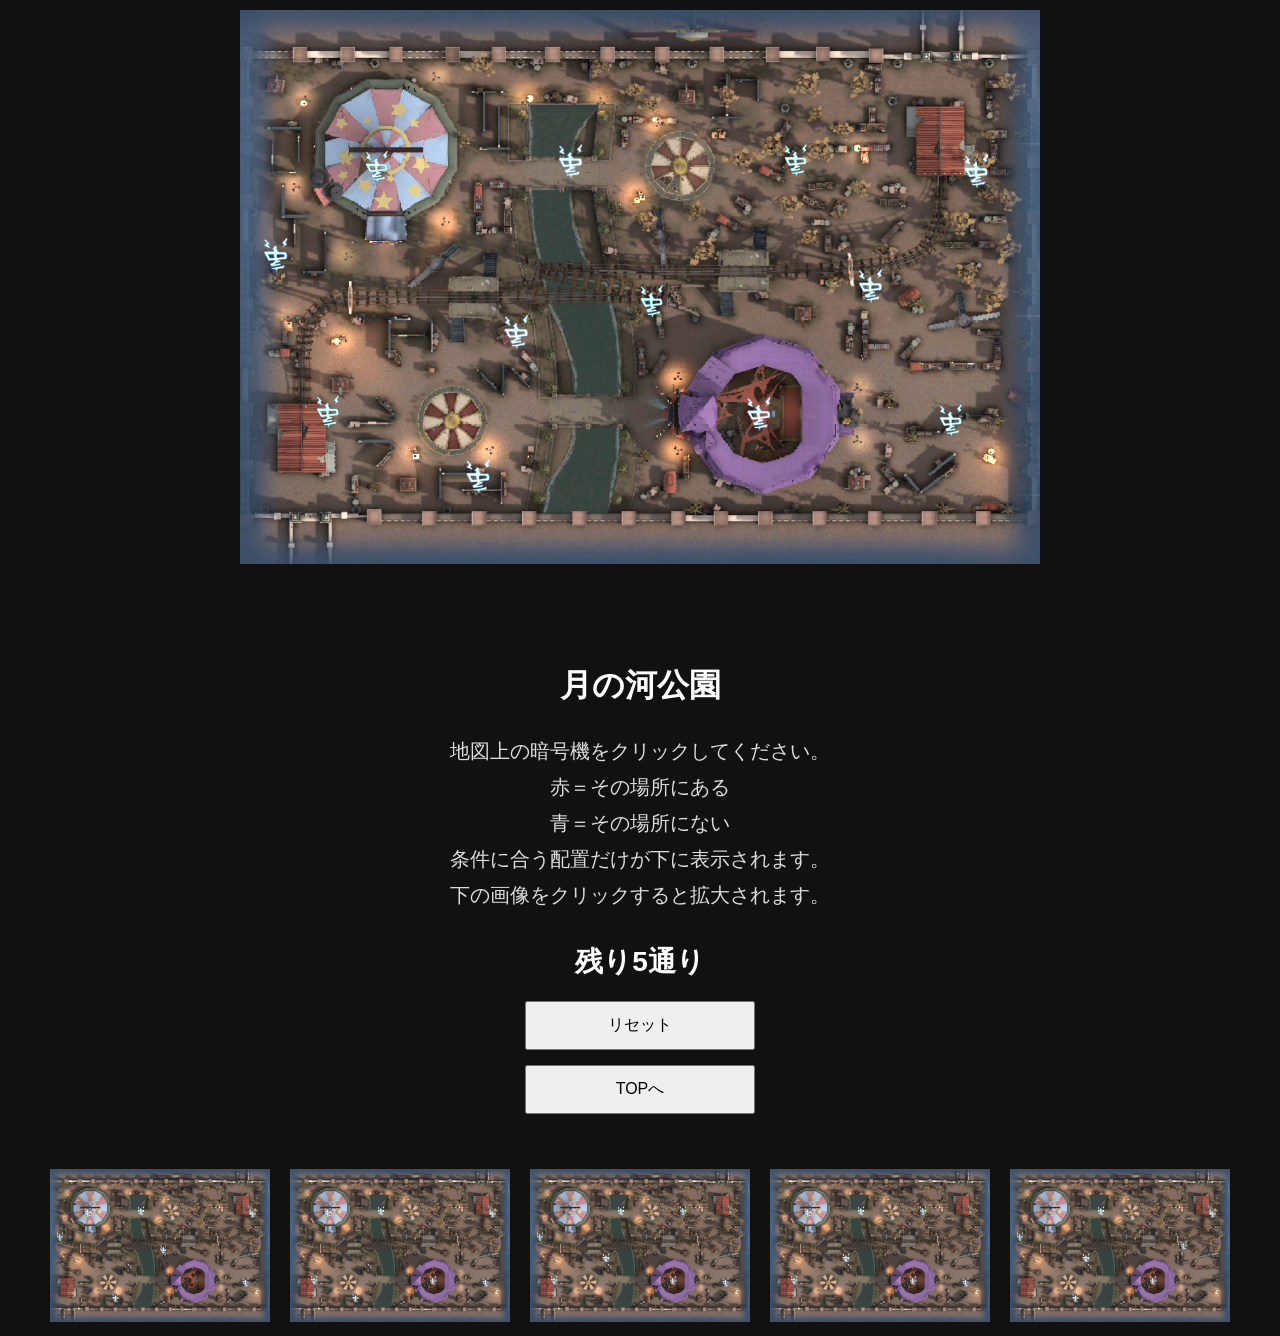
<file: MoonlitRiverPark/index.html>
<!DOCTYPE html>
<html lang="ja">
<head>
<meta charset="UTF-8">
<title>第五人格解読機配置</title>
<link rel="stylesheet" href="../style.css">
</head>

<body>

<div id="mainWrapper">

<div id="map">
    <img src="MoonlitRiverPark.png">

    <div class="antenna" style="top:166px; left:736.7999954223633px" data-id="A"></div>
    <div class="antenna" style="top:415px; left:709.7999954223633px" data-id="B"></div>
    <div class="antenna" style="top:281px; left:629.7999954223633px" data-id="C"></div>
    <div class="antenna" style="top:154px; left:555.4399995803833px" data-id="D"></div>
    <div class="antenna" style="top:408px; left:518.4399995803833px" data-id="E"></div>
    <div class="antenna" style="top:296px; left:411.4399995803833px" data-id="F"></div>
    <div class="antenna" style="top:156px; left:330.4399995803833px" data-id="G"></div>
    <div class="antenna" style="top:326px; left:275.4399995803833px" data-id="H"></div>
    <div class="antenna" style="top:471px; left:237.4399995803833px" data-id="I"></div>
    <div class="antenna" style="top:161px; left:135.4399995803833px" data-id="J"></div>
    <div class="antenna" style="top:406px; left:87.4399995803833px" data-id="K"></div>
    <div class="antenna" style="top:250px; left:35.4399995803833px" data-id="L"></div>
</div>

<div id="sidePanel">

<h1>月の河公園</h1>

 <div id="description">
        地図上の暗号機をクリックしてください。<br>
        赤＝その場所にある<br>
        青＝その場所にない<br>
        条件に合う配置だけが下に表示されます。<br>
	下の画像をクリックすると拡大されます。
    </div>

        <h2 id="count">残り5通り</h2>
        <button id="resetBtn">リセット</button>
        <button onclick="location.href='../index.html'">TOPへ</button>
    </div>
</div>

<div id="result"></div>

<div id="choiceMenu">
<button id="chooseYes">あり</button>
<button id="chooseNo">なし</button>
</div>

<!-- 画像拡大用モーダル -->
<div id="modal">
    <span id="closeBtn">×</span>
    <img id="modalImg">
</div>

<script>

const patterns = [
 { name:"1.png", antennas:["A","B","F","G","I","J","L"] },
 { name:"2.png", antennas:["A","B","E","G","I","J","K"] },
 { name:"3.png", antennas:["B","D","E","G","H","K","L"] },
 { name:"4.png", antennas:["B","D","E","G","H","J","K"] },
 { name:"5.png", antennas:["A","C","E","G","H","I","L"] }
];

</script>

<script src="../script.js"></script>

</body>
</html>
</file>
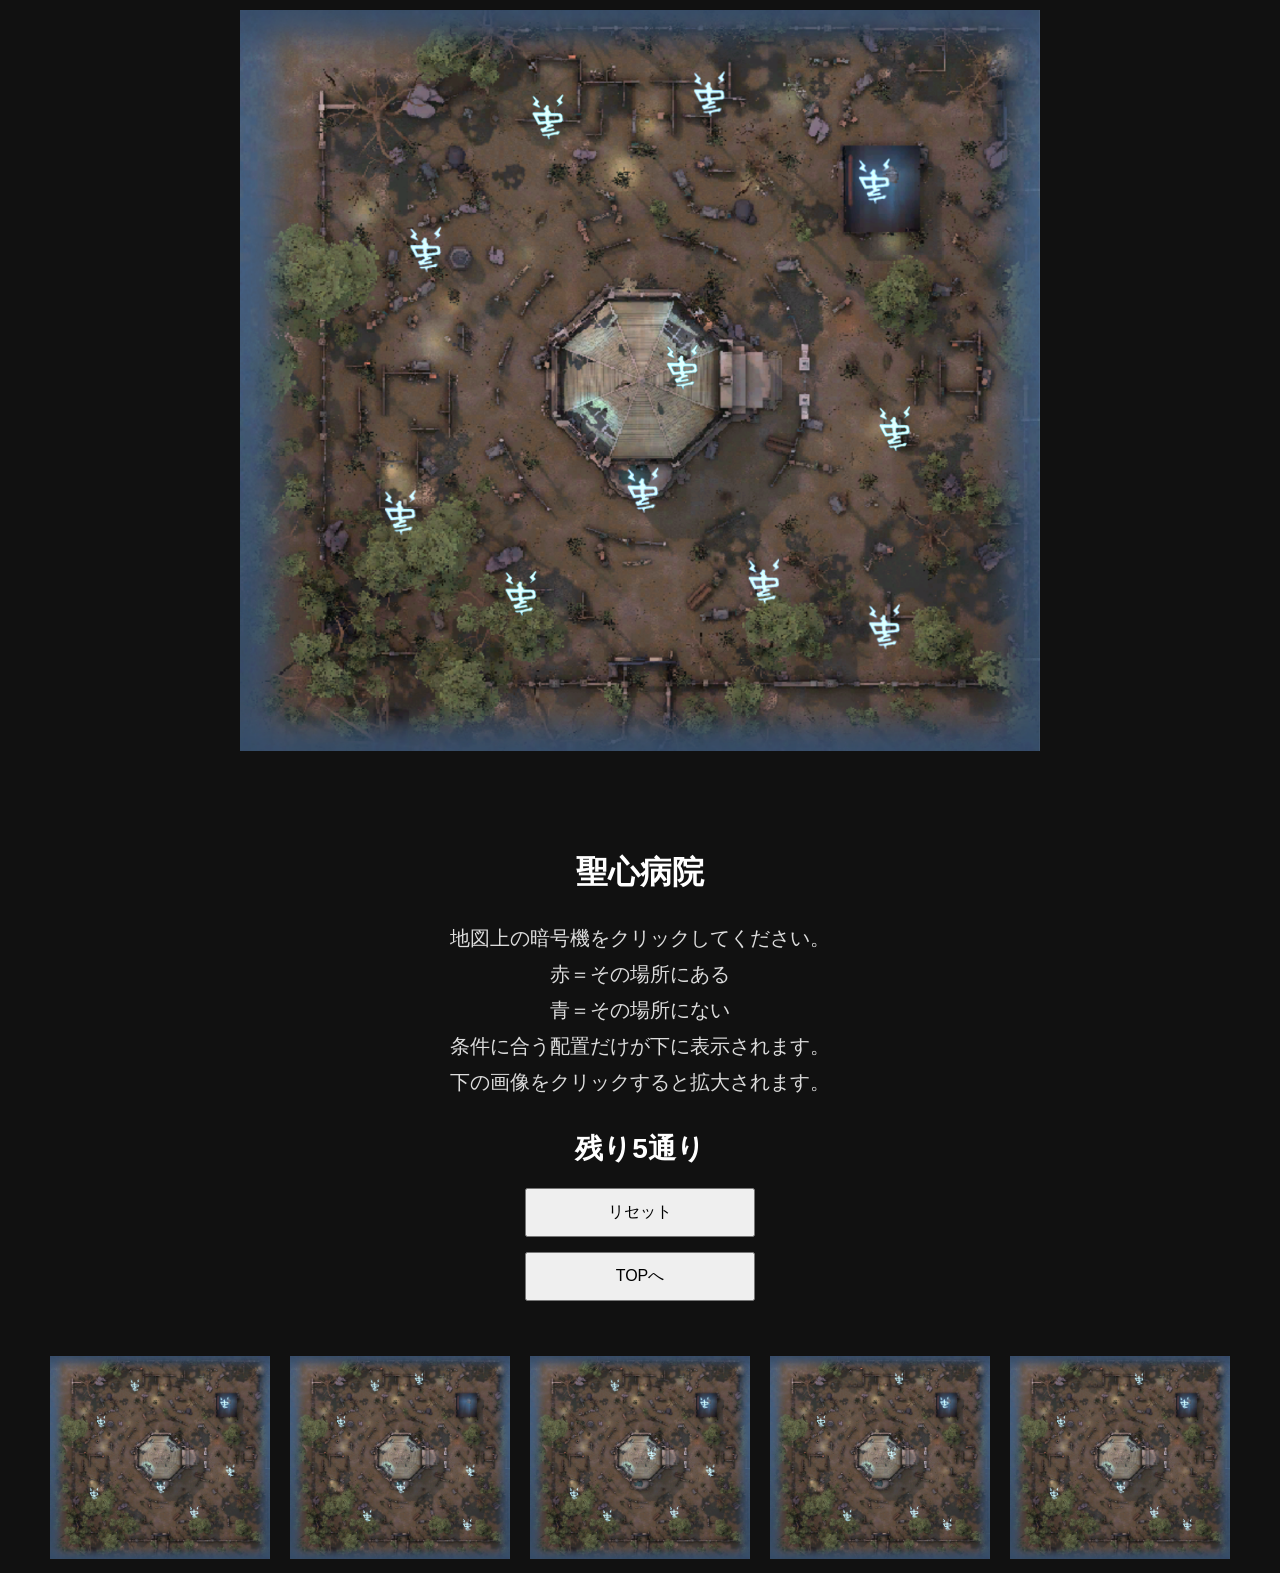
<file: SacredHeartHospital/index.html>
<!DOCTYPE html>
<html lang="ja">
<head>
<meta charset="UTF-8">
<title>第五人格解読機配置</title>
<link rel="stylesheet" href="../style.css">
</head>

<body>

<div id="mainWrapper">

<div id="map">
    <img src="SacredHeartHospital.png">

    <div class="antenna" style="top:90px; left:468.7999954223633px" data-id="A"></div>
    <div class="antenna" style="top:113px; left:307.7999954223633px" data-id="B"></div>
    <div class="antenna" style="top:176px; left:633.7999954223633px" data-id="C"></div>
    <div class="antenna" style="top:245px; left:184.79999542236328px" data-id="D"></div>
    <div class="antenna" style="top:363px; left:441.7999954223633px" data-id="E"></div>
    <div class="antenna" style="top:425px; left:653.7999954223633px" data-id="F"></div>
    <div class="antenna" style="top:487px; left:402.7999954223633px" data-id="G"></div>
    <div class="antenna" style="top:508px; left:159.79999542236328px" data-id="H"></div>
    <div class="antenna" style="top:576px; left:522.7999954223633px" data-id="I"></div>
    <div class="antenna" style="top:589px; left:280.7999954223633px" data-id="J"></div>
    <div class="antenna" style="top:623px; left:644.7999954223633px" data-id="K"></div>
</div>

<div id="sidePanel">

<h1>聖心病院</h1>

 <div id="description">
        地図上の暗号機をクリックしてください。<br>
        赤＝その場所にある<br>
        青＝その場所にない<br>
        条件に合う配置だけが下に表示されます。<br>
	下の画像をクリックすると拡大されます。
    </div>

        <h2 id="count">残り5通り</h2>
        <button id="resetBtn">リセット</button>
        <button onclick="location.href='../index.html'">TOPへ</button>
    </div>
</div>

<div id="result"></div>

<div id="choiceMenu">
<button id="chooseYes">あり</button>
<button id="chooseNo">なし</button>
</div>

<!-- 画像拡大用モーダル -->
<div id="modal">
    <span id="closeBtn">×</span>
    <img id="modalImg">
</div>

<script>

const patterns = [
 { name:"1.png", antennas:["B","C","D","F","G","H","I"] },
 { name:"2.png", antennas:["A","B","D","F","G","J","K"] },
 { name:"3.png", antennas:["B","C","E","F","H","I","J"] },
 { name:"4.png", antennas:["A","C","D","E","I","J","K"] },
 { name:"5.png", antennas:["A","C","D","G","H","I","K"] }
];

</script>

<script src="../script.js"></script>

</body>
</html>
</file>
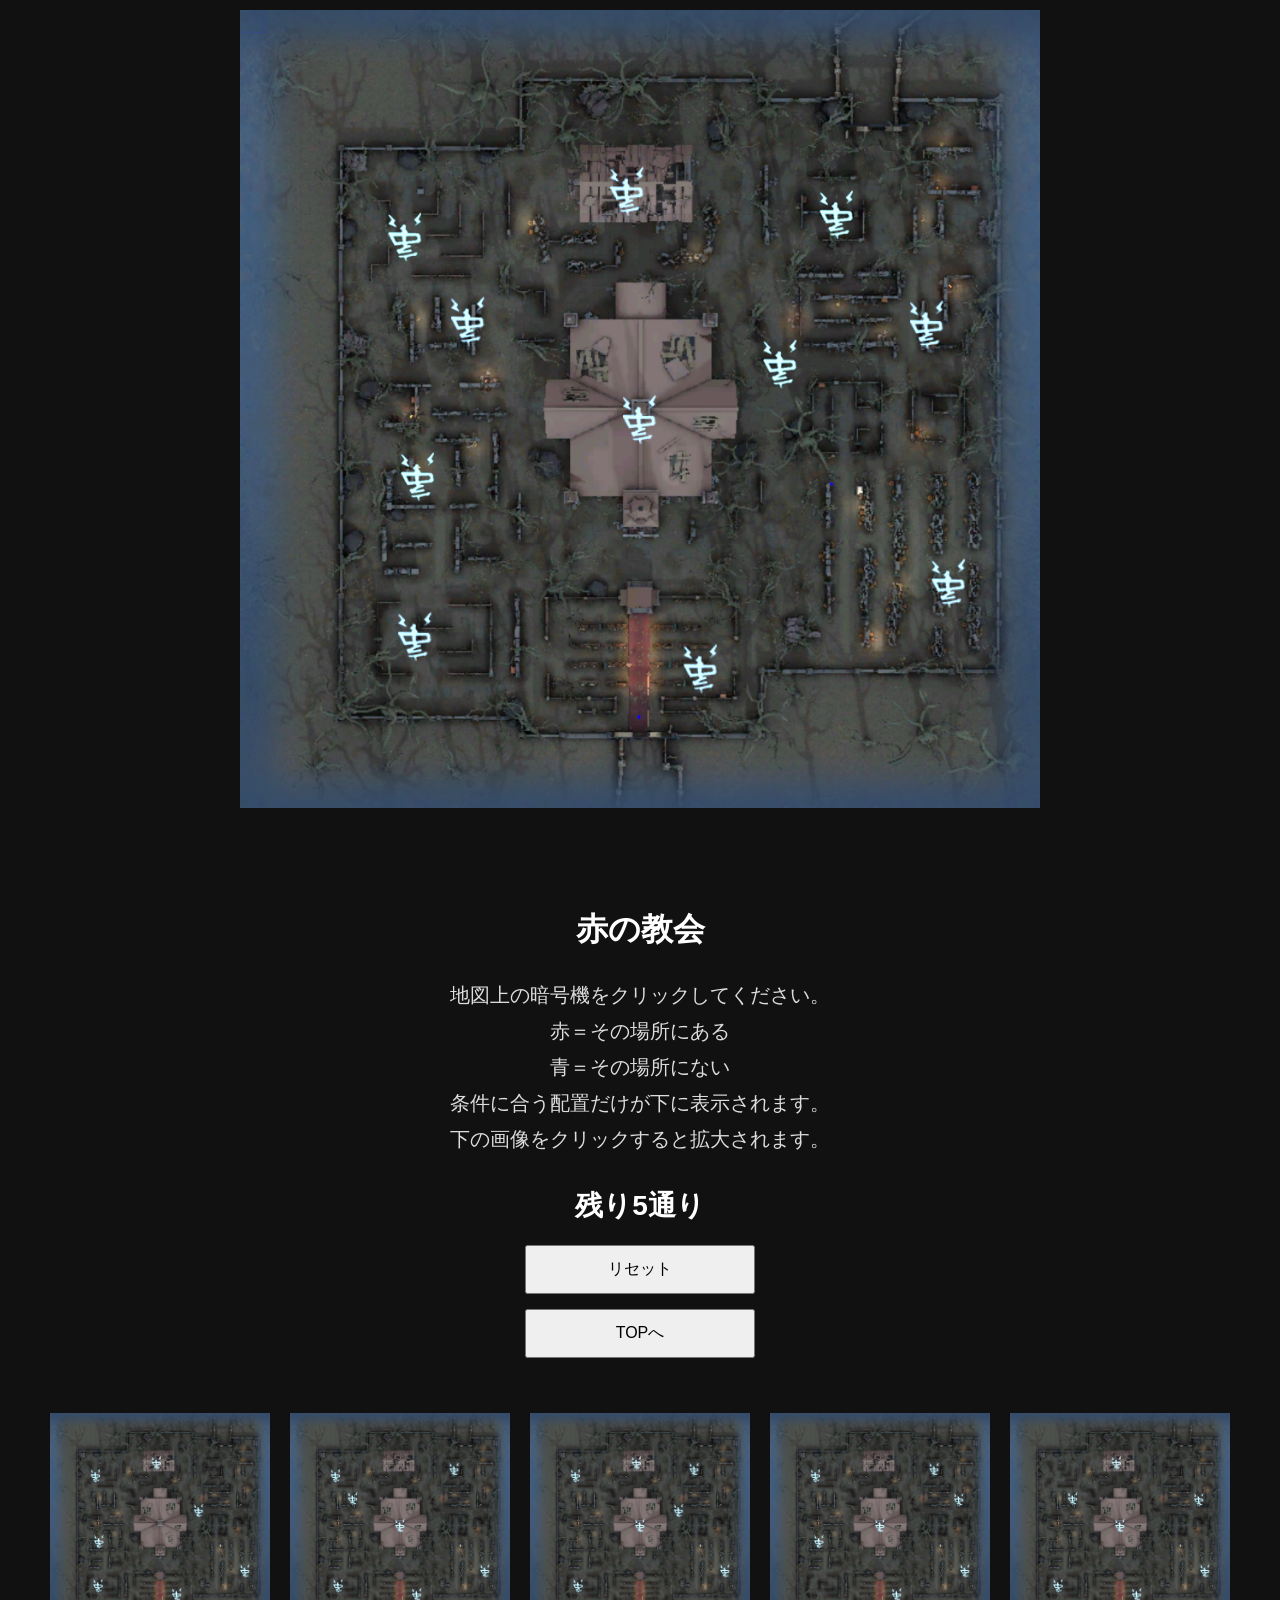
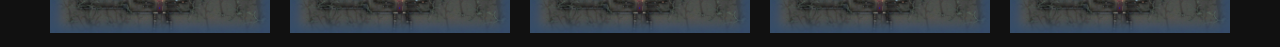
<file: TheRedChurch/index.html>
<!DOCTYPE html>
<html lang="ja">
<head>
<meta charset="UTF-8">
<title>第五人格解読機配置</title>
<link rel="stylesheet" href="../style.css">
</head>

<body>

<div id="mainWrapper">

<div id="map">
    <img src="TheRedChurch.png">

    <div class="antenna" style="top:235px; left:164.79999542236328px" data-id="A"></div>
    <div class="antenna" style="top:317px; left:226.79999542236328px" data-id="B"></div>
    <div class="antenna" style="top:473px; left:176.79999542236328px" data-id="C"></div>
    <div class="antenna" style="top:634px; left:174.79999542236328px" data-id="D"></div>
    <div class="antenna" style="top:187px; left:385.7999954223633px" data-id="E"></div>
    <div class="antenna" style="top:360px; left:539.7999954223633px" data-id="F"></div>
    <div class="antenna" style="top:417px; left:399.7999954223633px" data-id="G"></div>
    <div class="antenna" style="top:665px; left:459.7999954223633px" data-id="H"></div>
    <div class="antenna" style="top:211px; left:596.7999954223633px" data-id="I"></div>
    <div class="antenna" style="top:322px; left:685.7999954223633px" data-id="J"></div>
    <div class="antenna" style="top:579px; left:707.7999954223633px" data-id="K"></div>
</div>

<div id="sidePanel">

<h1>赤の教会</h1>

 <div id="description">
        地図上の暗号機をクリックしてください。<br>
        赤＝その場所にある<br>
        青＝その場所にない<br>
        条件に合う配置だけが下に表示されます。<br>
	下の画像をクリックすると拡大されます。
    </div>

        <h2 id="count">残り5通り</h2>
        <button id="resetBtn">リセット</button>
        <button onclick="location.href='../index.html'">TOPへ</button>
    </div>
</div>

<div id="result"></div>

<div id="choiceMenu">
<button id="chooseYes">あり</button>
<button id="chooseNo">なし</button>
</div>

<!-- 画像拡大用モーダル -->
<div id="modal">
    <span id="closeBtn">×</span>
    <img id="modalImg">
</div>

<script>

const patterns = [
 { name:"1.png", antennas:["A","C","D","E","F","H","K"] },
 { name:"2.png", antennas:["A","B","D","G","H","I","K"] },
 { name:"3.png", antennas:["A","D","E","F","G","I","K"] },
 { name:"4.png", antennas:["A","C","G","H","I","J","K"] },
 { name:"5.png", antennas:["B","D","E","G","H","J","K"] }
];

</script>

<script src="../script.js"></script>

</body>
</html>
</file>
<file: style.css>
/* ======================
   基本設定
====================== */

body{
    background:#111;
    color:white;
    font-family:sans-serif;
    margin:0;
}
/* ======================
   地図（完全中央）
====================== */

#map{
    position:relative;
    width:800px;
    flex-shrink:0;
}

#map img{
    width:100%;
    display:block;
}

/* ======================
   アンテナ
====================== */

.antenna{
    position:absolute;
    width:35px;
    height:35px;
    border-radius:50%;
    background:transparent;
    cursor:pointer;
    transition:0.2s;
    transform:translate(-50%, -50%);
}

.antenna.active{
    background:red;
}

.antenna.absent{
    background:rgba(0,150,255,0.9);
}

/* ======================
   結果エリア
====================== */

#result{
    text-align:center;
    margin-top:30px;
}

#result img{
    width:220px;
    margin:10px;
    cursor:pointer;
}

/* ======================
   ボタン
====================== */

button{
    padding:8px 20px;
    margin:15px;
    font-size:16px;
    cursor:pointer;
}

/* ======================
   右側パネル（固定）
====================== */

#sidePanel{
    width:420px;
    text-align:center;
    flex-shrink:0;
}

#description{
    font-size:20px;
    line-height:1.8;
    margin-bottom:30px;
    color:#ddd;
}

#count{
    font-size:28px;
    margin-bottom:20px;
}

/* ======================
   モーダル
====================== */

#modal{
    display:none;
    position:fixed;
    inset:0;
    background:rgba(0,0,0,0.85);
    justify-content:center;
    align-items:center;
    z-index:1000;
}

#modal img{
    max-width:90%;
    max-height:90%;
}

#closeBtn{
    position:absolute;
    top:20px;
    right:20px;
    width:80px;
    height:80px;
    display:flex;
    justify-content:center;
    align-items:center;
    font-size:40px;
    color:white;
    cursor:pointer;
    background:rgba(0,0,0,0.3);
    border-radius:50%;
}

#sidePanel h1{
    margin:0 0 25px 0;
    text-align:center;
}

#mainWrapper{
    display:flex;
    justify-content:center;
    align-items:flex-start;
    gap:60px;
    margin-top:10px;
    width:100%;
}

@media (max-width:1300px){
    #mainWrapper{
        flex-direction:column;
        align-items:center;
    }

    #sidePanel{
        margin-top:40px;
    }
}

.homeContainer{
    display:flex;
    justify-content:center;
    gap:60px;
    margin-top:60px;
    flex-wrap:wrap;
}

/* ======================
   トップページ 新デザイン
====================== */

.container{
    display:grid;
    grid-template-columns:repeat(auto-fit, 220px);
    justify-content:center;
    gap:40px;
    max-width:1400px;
    margin:20px auto;
}
.mapItem{
    text-decoration:none;
    color:white;
    text-align:center;
    transition:0.3s;
}

.mapItem img{
    width:100%;
    aspect-ratio:1 / 1;   /* 正方形 */
    object-fit:cover;     /* はみ出しカット */
    object-position:center; /* 常に中央 */
    border-radius:20px;
    display:block;
    box-shadow:0 10px 30px rgba(0,0,0,0.6);
    transition:0.3s;
}

.mapTitle{
    margin-top:15px;
    font-size:22px;
    font-weight:bold;
}

.mapItem:hover img{
    transform:scale(1.05);
}

.pageTitle{
    text-align:center;
    font-size:28px;
    margin:20px 0 30px 0;  /* 上下の余白を小さく */
    letter-spacing:2px;
}

.homePage{
    min-height:100vh;
    display:flex;
    flex-direction:column;
    justify-content:center;
}

.homeBtn{
    background:#444;
    color:white;
}

.homeBtn:hover{
    background:#666;
}

.homePage .container{
    margin:0 auto;
}

.homePage .pageTitle{
    margin:0 0 30px 0;
}

#sidePanel button{
    display:block;
    width:230px;
    padding:12px 0;   /* 左右paddingなしにすると綺麗 */
    margin:15px auto;
}

#choiceMenu{
position:absolute;
background:white;
border:2px solid black;
padding:5px;
display:none;
z-index:1000;
}

#choiceMenu button{
    display:inline-block;
    padding:5px 10px;
    margin:2px;
}

.card img{
  width:100%;
  display:block;
}
</file>
